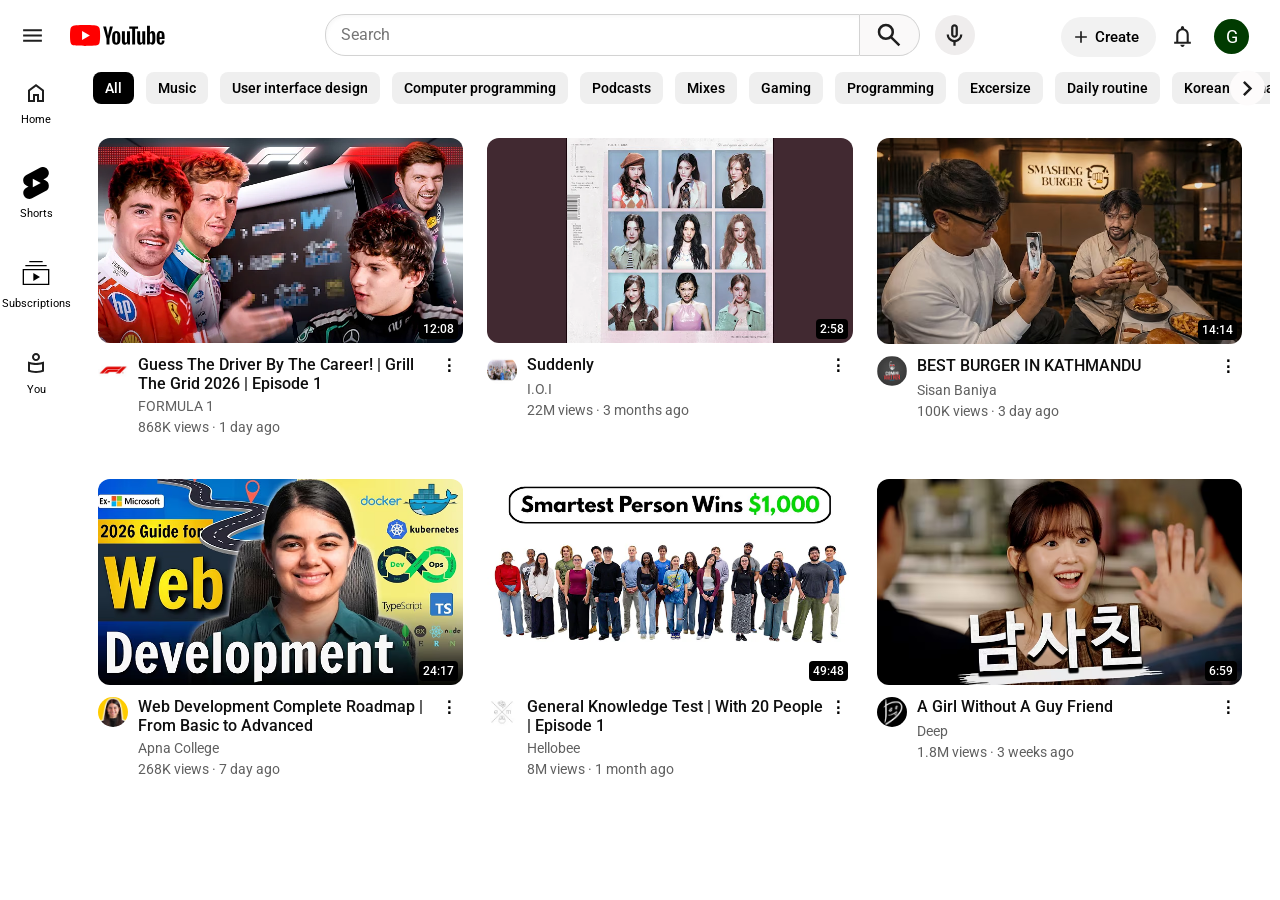
<file: index.html>
<!DOCTYPE html>
<html lang="en">
<head>
    <meta charset="UTF-8">
    <meta name="viewport" content="width=device-width, initial-scale=1.0">
    <title>Youtube clone </title>
    <link rel="preconnect" href="https://fonts.googleapis.com">
<link rel="preconnect" href="https://fonts.gstatic.com" crossorigin>
<link href="https://fonts.googleapis.com/css2?family=Roboto:ital,wght@0,100..900;1,100..900&display=swap" rel="stylesheet">
    <link rel="stylesheet" href="styles/first.css">
    <link rel="stylesheet" href="styles/general.css">
    <link rel="stylesheet" href="styles/header.css">
    <link rel="stylesheet" href="styles/sidebar.css">
</head>
<body>
    <div class="header">
        <div class="left-section">
            <img class="hamburger-menu" src="icons/hamburger-menu.svg">
            <img class="youtube-logo" src="icons/youtube-logo.svg">
        </div>
        <div class="middle-section">
            
            <input class="search" type="text" placeholder="Search" >
            <button class="search-bar"><img class="search-icon" src="icons/search.svg"></button>
            <button class="mic-icon"><img class="mic" src="icons/mic.svg"></button>
        </div>
        <div class="right-section">
    
               <button class="add"> <img  class="add-icon" src="icons/add.svg">
                <span>Create</span>
                </button>
            <div class="notification-container">
            <img class="notification-icon" src="icons/notification.svg">
            </div>
            <p class="current-user">G</p>
            
        </div>
    </div>
    <div class="nav-container">
    <div class="nav">
        <button class="active">All</button>
        <button>Music</button>
        <button >User interface design</button>
        <button >Computer programming</button>
        <button>Podcasts</button>
        <button>Mixes</button>
        <button>Gaming</button>
        <button >Programming</button>
        <button >Excersize</button>
        <button >Daily routine</button>
        <button>Korean drama</button>
        <button>Gaming</button>
        <button>Falling in love</button>
        <button>Boyfriends</button>
    </div>
    <div class="next-button">
        <img src="icons/next.svg">
    </div>   

    </div>

    <div class="sidebar">

        <div class="sidebar-link">
        <img src="icons/home.svg">
        <p>Home</p>
        </div>

        <div class="sidebar-link">
        <img src="icons/shorts.svg">
        <p>Shorts</p>
        </div>

        <div class="sidebar-link">
        <img src="icons/subscriptions.svg">
        <p>Subscriptions</p>
        </div>

        <div class="sidebar-link">
        <img src="icons/you.svg">
        <p>You</p>
        </div>

    </div>

    <div class="video-grid">

    <div class="video-preview">
        <div class="thubnail-row">
        <img class="thubnail" src="images/img1.webp" alt="load again">
        <div class="video-time">12:08</div>
        </div>
   
        <div class="video-info-grid">
            <div class="channel-picture"><img class="profile-picture" src="images/image2.jpg"></div>
        
            <div class="video-info">  
                <div class="title">
                    <P class="video-tittle">Guess The Driver By The Career! | Grill The Grid 2026 | Episode 1</P>
                    <button class="button1">&#8942;</button>
                </div>
                
                <p class="video-author">FORMULA 1</p>
                <p class="video-stats">868K views &#183; 1 day ago </p>
            </div>  
        </div>
    </div>


    <div class="video-preview">
        <div class="thubnail-row">
        <img class="thubnail" src="images/channelimg6.webp" alt="load again">
        <div class="video-time">2:58</div>
        </div>
   
        <div class="video-info-grid">
            <div class="channel-picture"><img class="profile-picture" src="images/profileimg6.jpg"></div>
        
            <div class="video-info">  
                <div class="title">
                    <P class="video-tittle">Suddenly</P>
                    <button class="button1">&#8942;</button>
                </div>
                
                <p class="video-author">I.O.I</p>
                <p class="video-stats">22M views &#183; 3 months ago </p>
            </div>  
        </div>
    </div>



    <div class="video-preview">
        <div class="thubnail-row">
        <img class="thubnail" src="images/channelimg2.avif" alt="load again">
        <div class="video-time">14:14</div>
        </div>
   
        <div class="video-info-grid">
            <div class="channel-picture"><img class="profile-picture" src="images/profileimg2.jpg"></div>
        
            <div class="video-info">  
                <div class="title">
                    <P class="video-tittle">BEST BURGER IN KATHMANDU    </P>
                    <button class="button1">&#8942;</button>
                </div>
                
                <p class="video-author">Sisan Baniya</p>
                <p class="video-stats">100K views &#183; 3 day ago </p>
            </div>  
        </div>
    </div>



    <div class="video-preview">
        <div class="thubnail-row">
        <img class="thubnail" src="images/channelimg3.avif" alt="load again">
        <div class="video-time">24:17</div>
        </div>
   
        <div class="video-info-grid">
            <div class="channel-picture"><img class="profile-picture" src="images/profileimg4.jpg"></div>
        
            <div class="video-info">  
                <div class="title">
                    <P class="video-tittle">Web Development Complete Roadmap | From Basic to Advanced</P>
                    <button class="button1">&#8942;</button>
                </div>
                
                <p class="video-author">Apna College</p>
                <p class="video-stats">268K views &#183; 7 day ago </p>
            </div>  
        </div>
    </div>



    <div class="video-preview">
        <div class="thubnail-row">
        <img class="thubnail" src="images/channelimg3.webp" alt="load again">
        <div class="video-time">49:48</div>
        </div>
   
        <div class="video-info-grid">
            <div class="channel-picture"><img class="profile-picture" src="images/profileimg3.jpg"></div>
        
            <div class="video-info">  
                <div class="title">
                    <P class="video-tittle">General Knowledge Test | With 20 People | Episode 1</P>
                    <button class="button1">&#8942;</button>
                </div>
                
                <p class="video-author">Hellobee</p>
                <p class="video-stats">8M views &#183; 1 month ago </p>
            </div>  
        </div>
    </div>



    <div class="video-preview">
        <div class="thubnail-row">
        <img class="thubnail" src="images/channelimg5.avif" alt="load again">
        <div class="video-time">6:59</div>
        </div>
   
        <div class="video-info-grid">
            <div class="channel-picture"><img class="profile-picture" src="images/profileimg5.jpg"></div>
        
            <div class="video-info">  
                <div class="title">
                    <P class="video-tittle">A Girl Without A Guy Friend</P>
                    <button class="button1">&#8942;</button>
                </div>
                
                <p class="video-author">Deep</p>
                <p class="video-stats">1.8M views &#183; 3 weeks ago </p>
            </div>  
        </div>
    </div>
    
    

    </div>

    
    
</body>
</html>
</file>
<file: styles/first.css>
.thubnail{
    width: 100%;
    aspect-ratio: 16/9;
    object-fit: cover;
    margin-top: 0px;
    border-radius: 12px;
    cursor: pointer;
}
.video-preview{
    padding: 10px;
    width: 100%;
}
.video-preview:hover{
    background-color: #efdddd;
    border-radius: 5%;
}
.thubnail-row{
    margin-bottom: 8px;
    padding-bottom: 0px;
    position: relative;
}
.video-time{
font-size: 12px;
  font-weight: 500;
  padding:  3px 4px;
  border-radius: 4px;
  background-color: black;
  color: white;
  position: absolute;
  bottom: 8px;
  right: 5px;

}
.video-info-grid{
    display: grid;
    grid-template-columns: 40px 1fr;
}
.channel-picture{
    width: 30px;
    vertical-align: top;
}
.profile-picture{
    width: 30px;
    border-radius: 50px;
    cursor: pointer;
}
.video-info{
    display: inline-block;
    width: 100%; 
}
.video-tittle{
    display: inline-block;
    font-size: 16px;
    color: #0f0f0f;
    font-weight: 500;
    width: 100%;
    cursor: pointer;
}
.button1{
    border: none;
    background: transparent;
    font-weight: bold;
    font-size: 16px;
    width: 30px;
    display: inline-block;
    
}
.button1:hover{
    border: 1px solid #C0C0C0;
    background-color: #C0C0C0;
    border-radius: 50%;
    cursor: pointer;
}

.title{
    display: flex;
    justify-content: space-between;
    align-items: flex-start;
}

.video-author , .video-stats{
    font-size: 14px;
    color: #606060;
    margin-top: 5px;
}

.video-grid{
    display: grid;
    grid-template-columns: repeat(3,1fr);
    gap:24px;
}
/* Mobile */
@media (max-width: 750px) {

  .video-grid {
    grid-template-columns: 1fr;
    margin-left: 0;
  }

  .sidebar {
    display: none;
  }

  .nav-container {
    left: 0;
  }

  .middle-section {
    margin-left: 20px;
    margin-right: 20px;
  }

  .next-button {
    display: none;
  }
}
/* Tablet */
@media (min-width: 751px) and (max-width: 999px) {

  .video-grid {
    grid-template-columns: repeat(2, 1fr);
  }

  .sidebar {
    width: 72px;
  }

  .nav-container {
    left: 72px;
  }

  .middle-section {
    margin-left: 80px;
    margin-right: 30px;
  }
}
/* Desktop */
@media (min-width: 1300px) {

  .video-grid {
    grid-template-columns: repeat(4, 1fr);
  }
}
</file>
<file: styles/general.css>
p{
    font-family: "Roboto", Arial, sans-serif;
    margin-top: 0px;
    margin-bottom: 0px;
}
body{
    padding-top: 120px;
    padding-left: 80px;
    padding-right: 40px;
    font-family: "Roboto", Arial, sans-serif;
    overflow-x: hidden;
}
body::-webkit-scrollbar{
    display: none;
}
</file>
<file: styles/header.css>
.header{
    display: flex;
    flex-direction: row;
    height: 70px;
    margin-bottom: 5px;
    justify-content: space-between;
    align-items: center;
    position: fixed;
    top:0px;
    left:0px;
    right:0px;
    z-index:100;
    background: white;
}
.nav{
    display: flex;
    align-items: center;
    gap: 12px;
    padding-right: 70px;
    overflow-x: auto;
    overflow-y: hidden;
    white-space: nowrap;

}
.nav-container{
    position: fixed;
    top: 60px;
    left: 73px;
    right: 10px;
    height:56px;
    padding-left: 20px;
    background: white;
    z-index: 99;
    display: flex;
    align-items: center;
    
}
.next-button{
    position: absolute;
    right: 5px;
    top: 50%;
    transform: translateY(-50%);
    width: 35px;
    height: 35px;
    border: none;
    border-radius: 50%;
    background: rgb(253, 251, 251);
    cursor: pointer;
}
.next-button img{
    height: 30px;
    padding: 3px;

}
.next-button:hover{
    background: #f2f2f2;
}
.nav::-webkit-scrollbar{
    display: none;              
}
.nav button{
    font-size: 14px;
    border: none;
    height: 32px;
    width: auto;
    padding: 8px 12px 8px 12px;
    border-radius:8px;
    cursor: pointer;
    white-space: nowrap;
    font-weight: 550;
    font-family: "Roboto", Arial, sans-serif;
}
.nav .active{
    background:black;
    color:white;
}
.left-section{
    display: flex;
    align-items: center;

}
.middle-section{
    flex: 1;
    margin-left: 145px;
    margin-right: 70px;
    max-width: 650px;
    display: flex;
    align-items: center;
}
.search-menu{
    display: flex;
    flex-direction: row;
}
.search{
    flex:1;
    height: 38px;
    border: 1px solid lightgray;
    box-shadow: inset 1px 2px 3px rgba(186, 186, 186, 0.1); 
    border-radius:20px 0 0 20px;
    font-size: 16px;
    padding-left: 15px;
}
.search-bar{
    height: 41.34px;
    width:60px;
    background-color: #faf9f9;
    border: 1px solid lightgray;
    border-left: none;
    border-radius:0 25px 25px 0;
    padding: 8px 5px;
    display: flex;
    justify-content: center;
    align-items: center;
}
.search-bar:hover{
    cursor: pointer;
    background-color: lightgray;

}
.search-icon{
    height: 30px;
}
.mic-icon{
    border:none;
    background-color: #efeded;
    border-radius: 50px;
    margin-left: 15px;
   padding-top: 5px;
    height: 40px;
    width: 40px
}
.mic{
    height: 27px;
}
.mic-icon:hover{
    background-color: lightgray;
}
.search::placeholder{
    font-family: "Roboto" , Arial, Helvetica, sans-serif;
    font-size: 16px;
}
.right-section{
    padding-top: 2px;
    width: 220px;
    display: flex;
    align-items: center;
    justify-content: space-around;
    flex-shrink: 0;
    gap:8px;
}
.add{
    display: flex;
    align-items: center;
    gap: 8px;
    height: 40px;
    width: 95px;
    font-size: 15px;
    font-weight: 500;
    font-family: "Roboto" , Arial, Helvetica, sans-serif;
    border: none;
    border-radius: 20px;
    padding-top: 15px;
    padding-bottom: 15px;
    padding-left: 10px;
    padding-right: 10px;
    cursor: pointer;
    background-color:#f2f2f2;
    margin-top: 2px;
    gap: 4px;
}
.add:hover{
    background-color:#e5e5e5;
}
.add-icon{
    width: 20px;
}

.hamburger-menu{
    height: 25px ;
    margin-right: 25px;
    margin-left: 20px;
}
.youtube-logo{
    height: 21px;
}
.notification-icon{
    height: 25px;
    margin-right: 10px;
    margin-left: 5px;
    width: 25px;
    
}

.notification-container{
    width:40px;
    height:40px;
    display:flex;
    justify-content:center;
    align-items:center;
    border-radius:50%;
}
.notification-container:hover{
    background:#f2f2f2;
}
.current-user{
    background-color: rgb(1, 59, 1);
    color: white;
    height: 35px;
    width: 35px;
    object-fit: cover;
    display:flex;
    justify-content: center;
    align-items: center;
    font-size: 18px;
    border-radius: 50%;
    margin-right: 30px;
    cursor: pointer;
}
</file>
<file: styles/sidebar.css>
.sidebar{
    position: fixed;
    left:0;
    top: 55px;
    bottom: 0px;
    background-color: white;
    width: 72px;
    height: 100%;
    z-index: 98;
    margin-top: 3px;
}
.sidebar-link{
    height: 50px;
    display: flex;
    flex-direction: column;
    justify-content: center;
    gap: 8px;
    font-size: 11px;
    padding: 20px; 
    align-items: center;
    cursor: pointer;
}
.sidebar-link:hover{
    background-color: #f2f2f2;
    border-radius: 10px;
}
</file>
